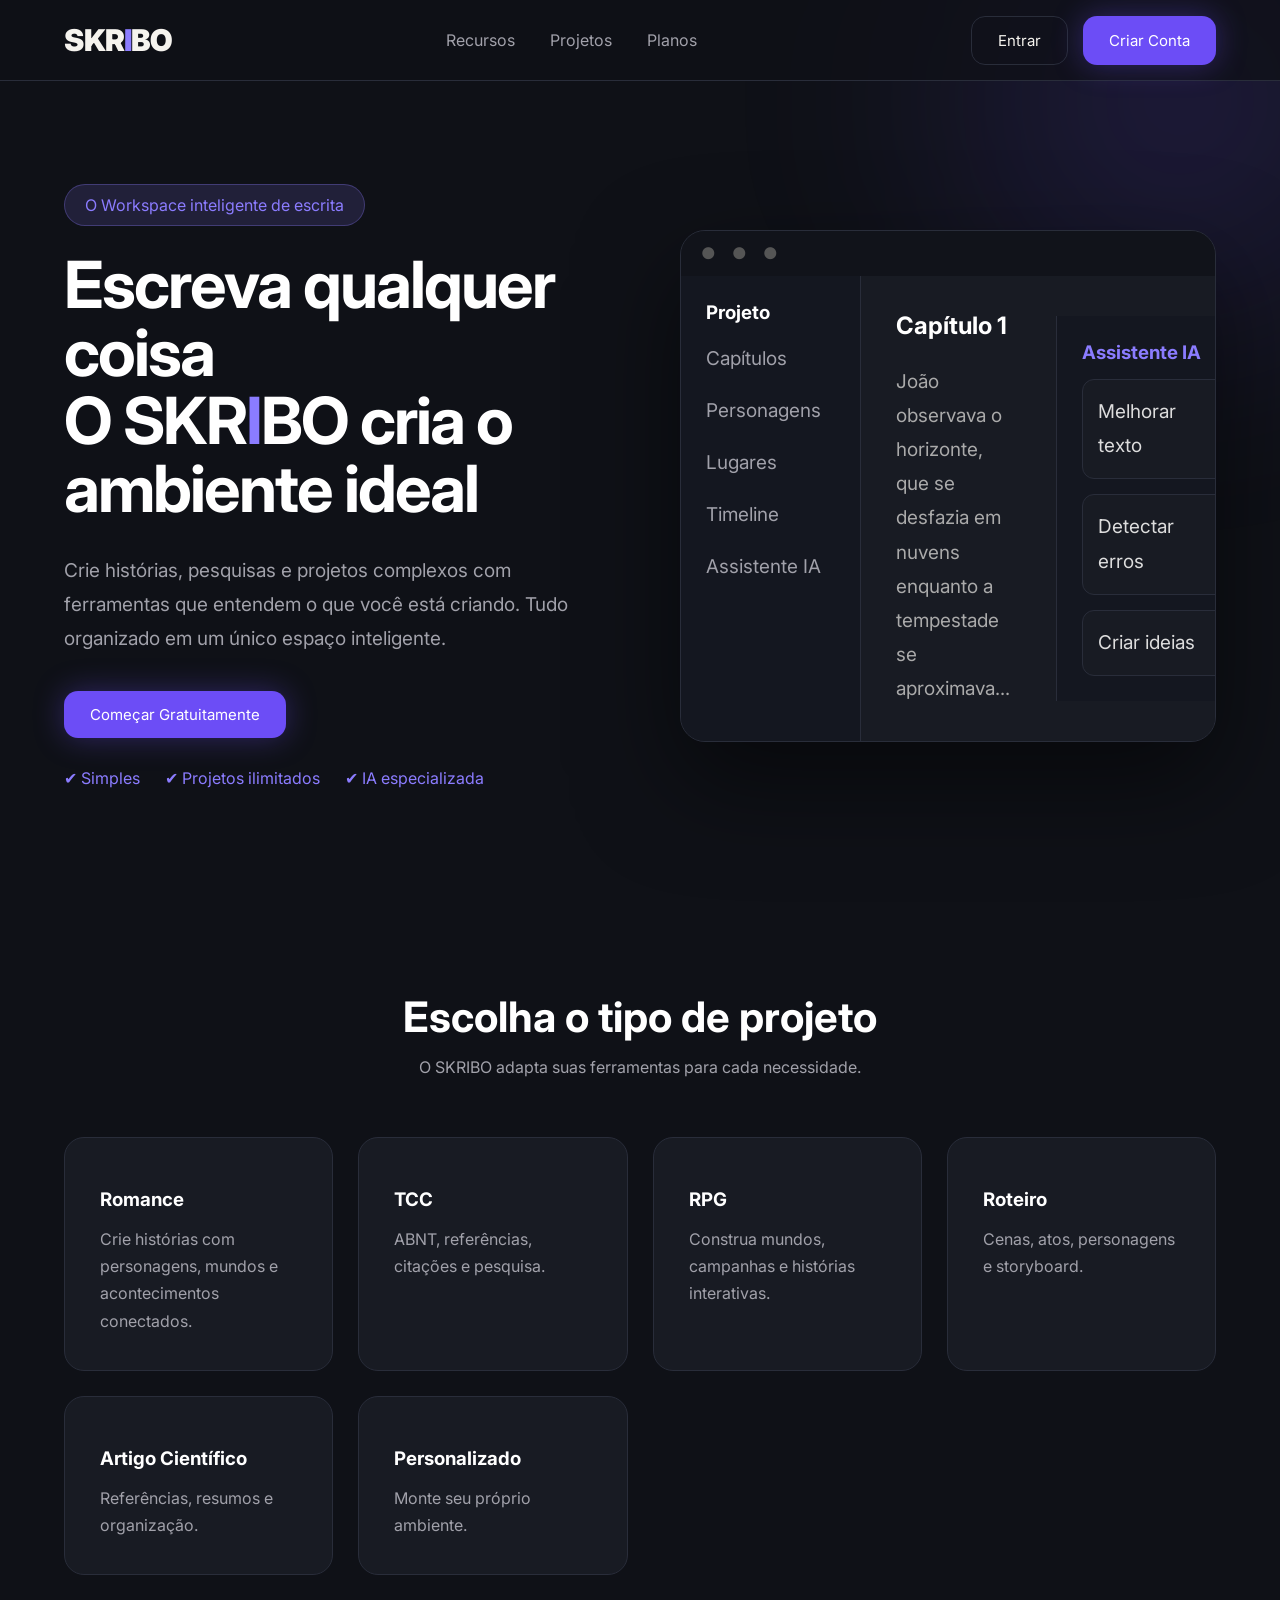
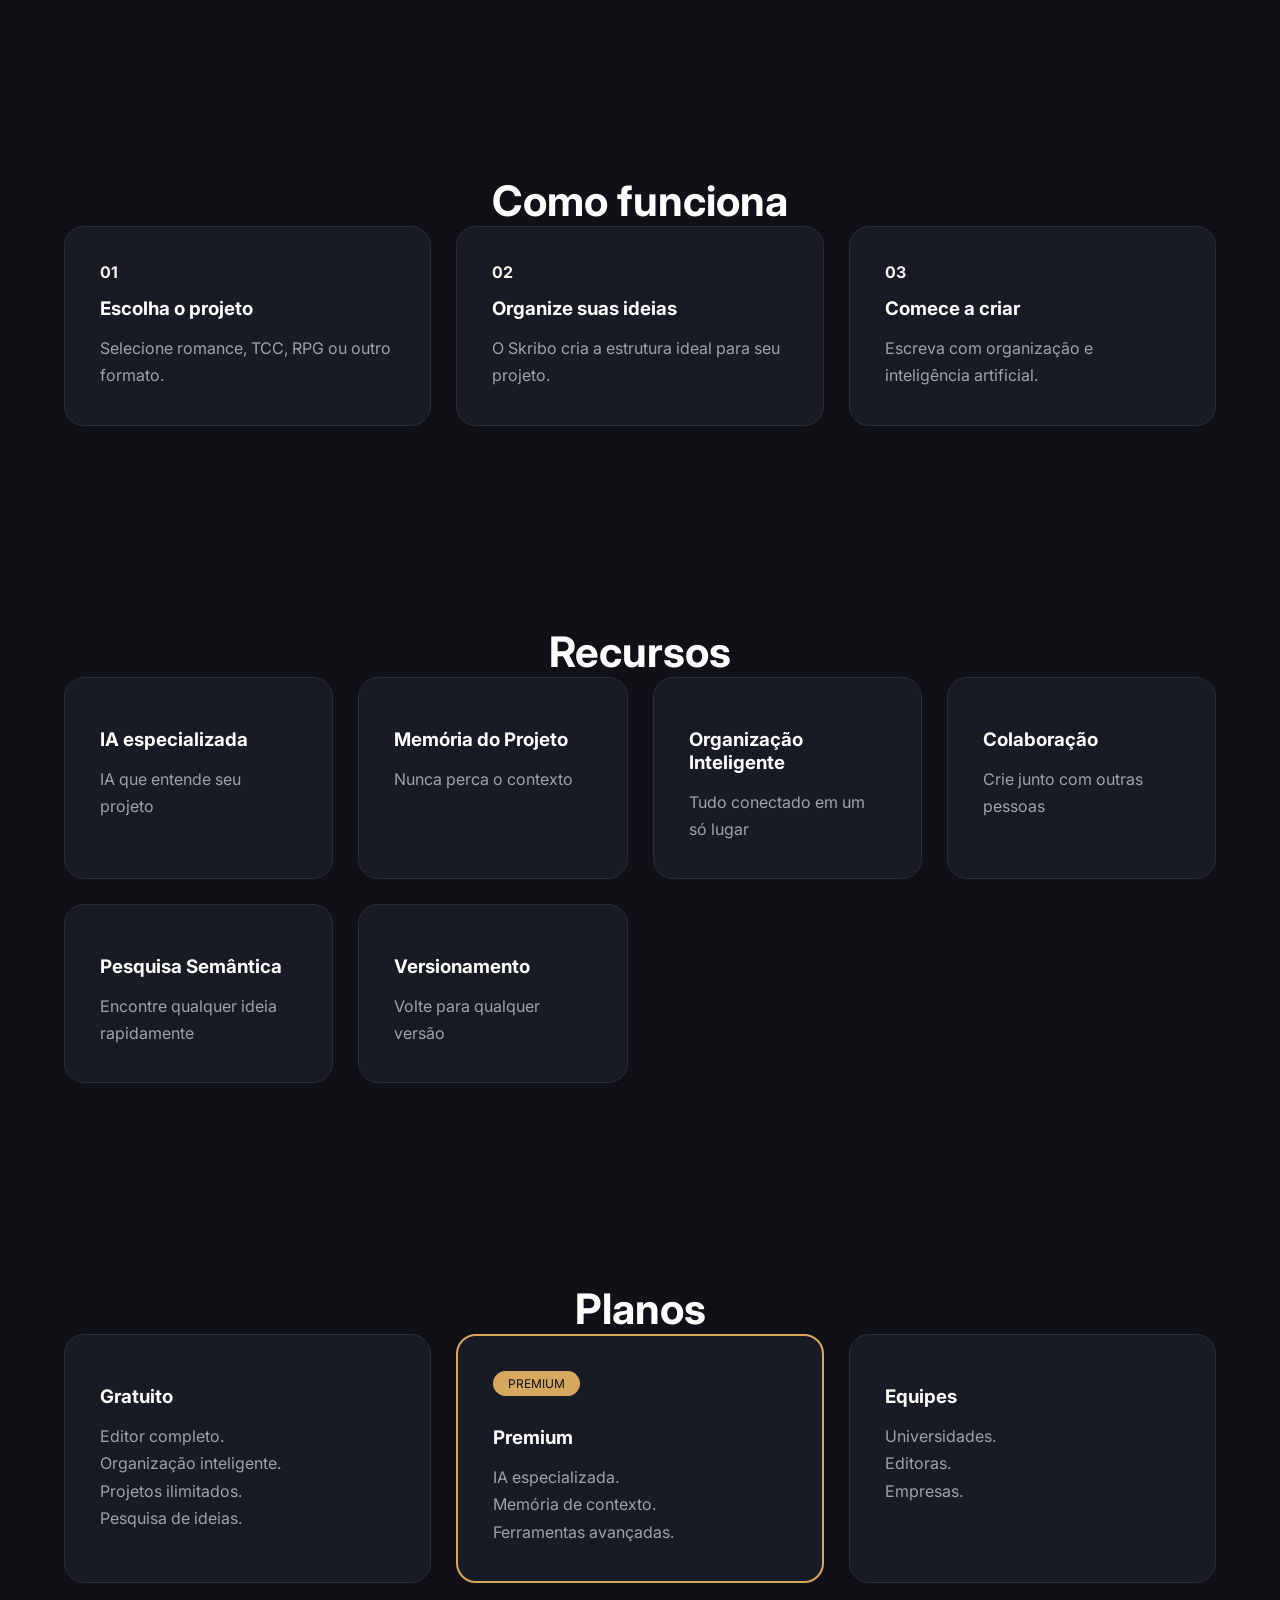
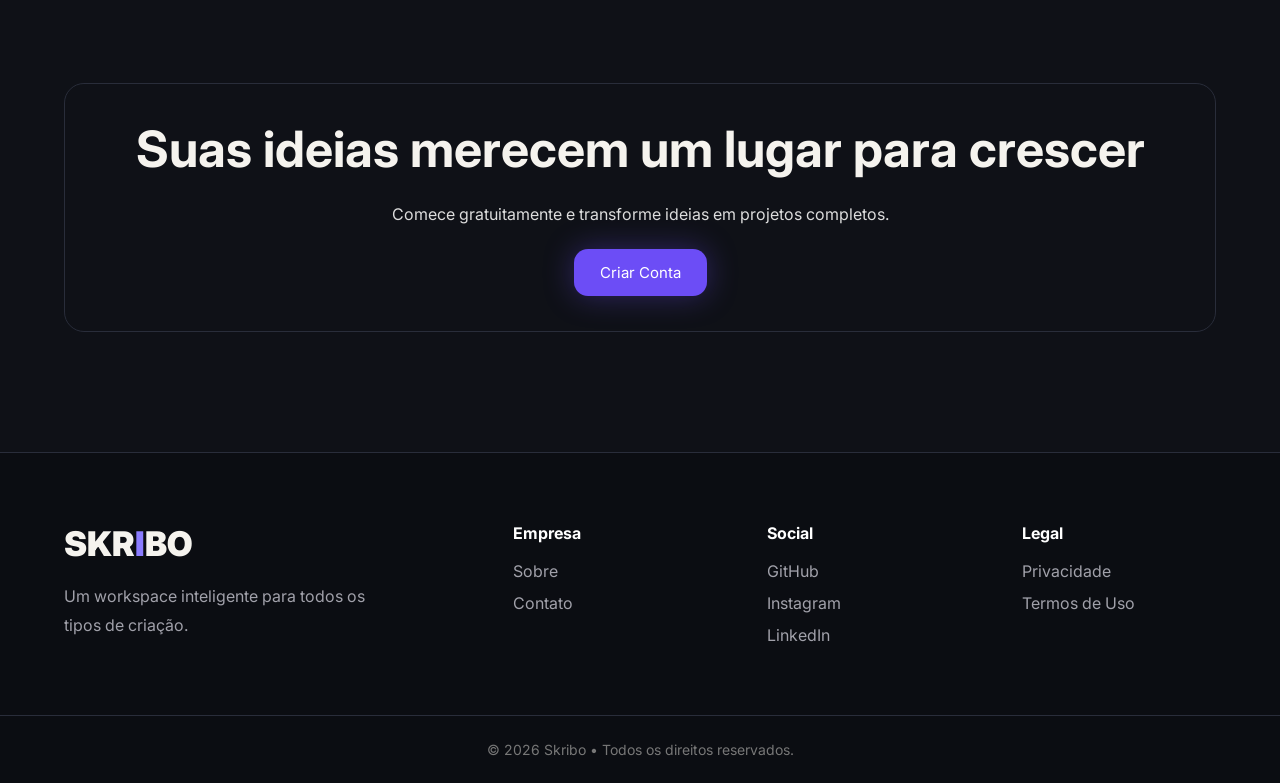
<file: index.html>
<!DOCTYPE html>
<html lang="pt-BR">

<head>
<link rel="preconnect" href="https://fonts.googleapis.com">
<link rel="preconnect" href="https://fonts.gstatic.com" crossorigin>
<link href="https://fonts.googleapis.com/css2?family=Inter:wght@100..900&display=swap" rel="stylesheet">
    <meta charset="UTF-8">
    <meta name="viewport" content="width=device-width, initial-scale=1.0">

    <link rel="stylesheet" href="style.css">

    <title>SKRIBO - Workspace Inteligente</title>

</head>


<body>
<div class="page">


<header>

<nav class="navbar">
<a href="index.html" class="logo">
    SKR<span>I</span>BO
</a>

 <ul class="menu">

    <li>
        <a href="#recursos">Recursos</a>
    </li>

    <li>
        <a href="#projetos">Projetos</a>
    </li>

    <li>
        <a href="#planos">Planos</a>
    </li>

</ul>


    <div class="nav-buttons">

        <button class="btn-outline">
            Entrar
        </button>

        <button class="btn-primary">
            Criar Conta
        </button>

    </div>


</nav>

</header>






<section class="hero">


<div class="hero-content">


<span class="tag">
    O Workspace inteligente de escrita
</span>


<h1>

Escreva qualquer coisa
<br>

O SKR<span>I</span>BO cria o ambiente ideal

</h1>


 <p>Crie histórias, pesquisas e projetos complexos
    com ferramentas que entendem o que você está criando.
    Tudo organizado em um único espaço inteligente.</p>


<div class="hero-buttons">

<button class="btn-primary">

Começar Gratuitamente

</button>





</div>



<div class="benefits">

<span>
✔ Simples
</span>
<span>
✔ Projetos ilimitados
</span>

<span>
✔ IA especializada
</span>


</div>


</div>

<div class="product-preview">


<div class="fake-window">


<div class="window-header">

● ● ●

</div>


<div class="window-content">


<aside>

<h3>
Projeto
</h3>


<p>
Capítulos
</p>

<p>
 Personagens
</p>

<p>
 Lugares
</p>

<p>
 Timeline
</p>

<p>
 Assistente IA
</p>


</aside>



<main>

<h2>
Capítulo 1
</h2>


<p>

João observava o horizonte, que se desfazia em nuvens enquanto
a tempestade se aproximava...

</p>


</main>



<section class="ai-box">


<h3>
Assistente IA
</h3>


<p>
 Melhorar texto
</p>


<p>
 Detectar erros
</p>


<p>
 Criar ideias
</p>


</section>


</div>


</div>


</div>



</section>


<section class="section" id="projetos">

<h2>

Escolha o tipo de projeto

</h2>


<p class="subtitle">

O SKRIBO adapta suas ferramentas
para cada necessidade.

</p>



<div class="cards">



<div class="card">

<div class="icon">

</div>


<h3>
Romance
</h3>


<p>

Crie histórias com personagens, mundos e acontecimentos conectados.

</p>


</div>





<div class="card">


<div class="icon">

</div>


<h3>
TCC
</h3>


<p>

ABNT, referências,
citações e pesquisa.

</p>


</div>





<div class="card">

<div class="icon">

</div>


<h3>
RPG
</h3>


<p>

Construa mundos, campanhas e histórias interativas.

</p>


</div>






<div class="card">

<div class="icon">

</div>


<h3>
Roteiro
</h3>


<p>

Cenas, atos,
personagens e storyboard.

</p>


</div>






<div class="card">

<div class="icon">

</div>


<h3>
Artigo Científico
</h3>


<p>

Referências,
resumos e organização.

</p>


</div>






<div class="card">

<div class="icon">

</div>


<h3>
Personalizado
</h3>


<p>

Monte seu próprio ambiente.

</p>


</div>


</div>


</section>







<section class="section">


<h2>
Como funciona
</h2>


<div class="cards">


<div class="card step">

<strong>
01
</strong>

<h3>
Escolha o projeto
</h3>

<p>

Selecione romance,
TCC, RPG ou outro formato.

</p>

</div>



<div class="card step">


<strong>
02
</strong>


<h3>
Organize suas ideias


</h3>


<p>

O Skribo cria a estrutura
ideal para seu projeto.

</p>


</div>



<div class="card step">

<strong>
03
</strong>


<h3>
Comece a criar
</h3>


<p>

Escreva com organização
e inteligência artificial.

</p>


</div>


</div>


</section>







<section class="section" id="recursos">


<h2>
Recursos
</h2>


<div class="cards">


<div class="card">
<h3>
IA especializada
</h3>
<p>IA que entende seu projeto</p>
</div>


<div class="card">
<h3>
Memória do Projeto
</h3>
<p>Nunca perca o contexto</p>
</div>



<div class="card">
<h3>
Organização Inteligente
</h3>
<p>Tudo conectado em um só lugar</p>
</div>



<div class="card">
<h3>
Colaboração
</h3>
<p>Crie junto com outras pessoas</p>
</div>



<div class="card">
<h3>
Pesquisa Semântica
</h3>
<p>Encontre qualquer ideia rapidamente</p>
</div>



<div class="card">
<h3>
Versionamento
</h3>
<p>Volte para qualquer versão</p>
</div>



</div>


</section>








<section class="section" id="planos">


<h2>
Planos
</h2>



<div class="cards">



<div class="card">

<h3>
Gratuito
</h3>


<p>
Editor completo. <br>
Organização inteligente. <br>
Projetos ilimitados. <br>
Pesquisa de ideias.

</p>

</div>





<div class="card premium">

<h3>
Premium
</h3>


<p>

IA especializada.
<br>
Memória de contexto.
<br>
Ferramentas avançadas.


</div>





<div class="card">

<h3>
Equipes
</h3>


<p>

Universidades.

<br>

Editoras.

<br>

Empresas.

</p>


</div>



</div>


</section>












<section class="cta">


<h2>
Suas ideias merecem um lugar para crescer
</h2>

<p>
Comece gratuitamente e transforme
ideias em projetos completos.
</p>


<button class="btn-primary">

Criar Conta

</button>



</section>







<footer>

    <div class="footer-content">

        <div class="footer-brand">

            <h2 class="footer-logo">
                SKR<span>I</span>BO
            </h2>

            <p>
                Um workspace inteligente para todos os tipos de criação.
            </p>

        </div>

        <div>

            <h3 class="footer-title">Empresa</h3>

            <div class="footer-links">
                <a href="#">Sobre</a>
                <a href="#">Contato</a>
            </div>

        </div>

        <div>

            <h3 class="footer-title">Social</h3>

            <div class="footer-links">
                <a href="#">GitHub</a>
                <a href="#">Instagram</a>
                <a href="#">LinkedIn</a>
            </div>

        </div>

        <div>

            <h3 class="footer-title">Legal</h3>

            <div class="footer-links">
                <a href="#">Privacidade</a>
                <a href="#">Termos de Uso</a>
            </div>

        </div>

    </div>

    <div class="footer-bottom">
        © 2026 Skribo • Todos os direitos reservados.
    </div>

</footer>

</div>
</body>

</html>
</file>
<file: style.css>
*{

    margin:0;
    padding:0;
    box-sizing:border-box;

    font-family:"Inter","Segoe UI",Arial,sans-serif;

}


html{

    scroll-behavior:smooth;

}


body{
    background:#0F1117;
    color:#F5F3EE;
    overflow-x:hidden;
    position:relative;
}
:root{

    --bg:#0F1117;

    --surface:#181B23;

    --surface-light:#20242F;

    --border:#292D3A;


    --primary:#8B7CFF;

    --primary-dark:#6C4DF6;


    --gold:#D6A85F;


    --text:#F5F3EE;

    --muted:#A1A1AA;


}

header{

    background:rgba(15,17,23,.75);

    backdrop-filter:blur(15px);

    position:sticky;

    top:0;

    z-index:100;

    border-bottom:1px solid var(--border);

}



.navbar{


    width:1200px;

    max-width:90%;


    height:80px;


    margin:auto;


    display:flex;

    align-items:center;

    justify-content:space-between;


}



.logo{

    font-size:30px;
    font-weight:900;
    letter-spacing:-1px;

    color:var(--text);

    cursor:pointer;

    transition:.3s;
    text-decoration: none;
}

.logo span{

    color:var(--primary);

    transition:.3s;

}




.menu{

    display:flex;
    gap:35px;
    list-style:none;
    color:var(--muted);

}


.menu li{

    transition:
        color .3s ease,
        transform .3s ease;

}


.menu a{

    text-decoration:none;
    color:inherit;

}


.menu li:hover{

    color:var(--primary);

    transform:translateY(-3px);

}


html{

    scroll-behavior:smooth;

}

.nav-buttons{

    display:flex;

    gap:15px;

}


.logo:hover{

    transform:translateY(-2px);

}

.logo:hover span{

    color:#A99BFF;

    text-shadow:
        0 0 8px rgba(139,124,255,.6),
        0 0 20px rgba(139,124,255,.4);

}
button{


    padding:14px 26px;


    border-radius:14px;


    cursor:pointer;


    font-size:15px;


    transition:.3s;


}



.btn-primary{


    border:none;


    background:var(--primary-dark);


    color:white;


    box-shadow:

    0 0 30px rgba(108,77,246,.35);


}



.btn-primary:hover{


    background:var(--primary);


    transform:translateY(-3px);


}



.btn-outline{


    background:transparent;


    border:1px solid var(--border);


    color:var(--text);


}



.btn-outline:hover{

    border-color:var(--primary);
    color:var(--primary);
    transform:translateY(-3px);

}
section{


    width:1200px;


    max-width:90%;


    margin:auto;


    padding:100px 0;


}


.hero{


    min-height:90vh;


    display:grid;


    grid-template-columns:1fr 1fr;


    gap:80px;


    align-items:center;


}
.hero-content span{

    color:var(--primary);

    transition:.3s;

}


.tag{


    display:inline-block;


    background:

    rgba(139,124,255,.15);


    color:var(--primary);


    border:1px solid rgba(139,124,255,.3);


    padding:10px 20px;


    border-radius:50px;


    margin-bottom:25px;
     transition:.3s;


}
.tag:hover{
       border-color:var(--primary);
    color:var(--primary);
    transform:translateY(-3px);

}


.hero h1{


    font-size:65px;


    line-height:1.05;


    letter-spacing:-2px;


    color:white;


}



.hero p{


    margin-top:30px;


    color:var(--muted);


    font-size:19px;


    line-height:1.8;


}



.hero-buttons{


    margin-top:35px;


    display:flex;


    gap:15px;


}



.benefits{


    display:flex;


    gap:25px;


    margin-top:30px;


    color:#999;


}

.product-preview{

    background:var(--surface);
    border-radius:25px;
    overflow:hidden;
    border:1px solid var(--border);
    box-shadow:0 40px 100px rgba(0,0,0,.5);

    animation:
        rightReveal 1s ease,
        float 5s ease-in-out infinite 1s;

}



.fake-window{


    background:var(--surface);

}



.window-header{


    height:45px;


    background:#11131A;


    padding:12px 20px;


    color:#555;


    letter-spacing:6px;


}



.window-content{


    display:grid;


    grid-template-columns:180px 1fr 220px;


    min-height:430px;


}

.window-content aside{


    background:#141720;


    border-right:1px solid var(--border);


    padding:25px;


}



.window-content aside h3{


    color:white;


}



.window-content aside p{


    margin-top:18px;


    color:var(--muted);


}

.window-content main{


    padding:35px;


}



.window-content main h2{


    color:white;


}



.window-content main p{


    margin-top:25px;


    color:#AAA;


    line-height:1.8;


}

.ai-box{


    background:#141720;


    border-left:1px solid var(--border);


    padding:25px;


}



.ai-box h3{


    color:var(--primary);


}



.ai-box p{


    background:#181B23;


    border:1px solid var(--border);


    padding:15px;


    border-radius:12px;


    margin-top:15px;


    color:#ddd;


}

.section h2{


    text-align:center;


    font-size:42px;


    color:white;


}



.subtitle{


    text-align:center;


    color:var(--muted);


    margin-top:15px;


    margin-bottom:60px;


}

.cards{


    display:grid;


    grid-template-columns:repeat(auto-fit,minmax(260px,1fr));


    gap:25px;


}



.card{
    position:relative;
    background:#181B23;
    border:1px solid var(--border);
    border-radius:20px;
    padding:35px;
    transition:.35s;
}

.card:hover{

    transform:translateY(-8px);

    border-color:#6C4DF6;

    box-shadow:
        0 0 30px rgba(108,77,246,.35),
        0 0 70px rgba(108,77,246,.15),
        0 25px 60px rgba(0,0,0,.45);

}



.card h3{


    color:white;


    margin:15px 0;


}



.card p{


    color:var(--muted);


    line-height:1.7;


}



.icon{


    font-size:45px;


}
.premium{


    border:2px solid var(--gold);


}



.premium::before{


    content:"PREMIUM";


    display:inline-block;


    background:var(--gold);


    color:#111;


    padding:5px 15px;


    border-radius:20px;


    font-size:12px;


    margin-bottom:15px;


}
.cta{




    text-align:center;


   

  border:1px solid var(--border);
    border-radius:20px;
    padding:35px;
    transition:.35s;
}

.cta:hover{

    transform:translateY(-8px);

    border-color:#6C4DF6;

    box-shadow:
        0 0 30px rgba(108,77,246,.35),
        0 0 70px rgba(108,77,246,.15),
        0 25px 60px rgba(0,0,0,.45);

}




.cta h2{


    font-size:50px;


}



.cta p{


    color:#ddd;


    margin:25px 0;


}

footer{

    margin-top:120px;

    border-top:1px solid var(--border);

    background:#0b0d12;

}

.footer-content{

    width:1200px;
    max-width:90%;

    margin:auto;

    padding:70px 0;

    display:grid;

    grid-template-columns:2fr 1fr 1fr 1fr;

    gap:60px;

}

.footer-logo{

    font-size:34px;
    font-weight:900;
    margin-bottom:18px;

}

.footer-logo span{

    color:var(--primary);

}

.footer-brand p{

    color:var(--muted);

    line-height:1.8;

    max-width:320px;

}

.footer-title{

    font-size:16px;

    margin-bottom:18px;

    color:white;

}

.footer-links{

    display:flex;

    flex-direction:column;

    gap:12px;

}

.footer-links a{

    color:var(--muted);

    text-decoration:none;

    transition:.25s;

}

.footer-links a:hover{

    color:var(--primary);

    transform:translateX(6px);

}

.footer-bottom{

    border-top:1px solid var(--border);

    text-align:center;

    padding:25px;

    color:#777;

    font-size:14px;

}


@media(max-width:1000px){


.hero{


    grid-template-columns:1fr;


}



.hero h1{


    font-size:45px;


}



.menu{


    display:none;


}



.window-content{


    grid-template-columns:1fr;


}



.window-content aside,
.ai-box{


    display:none;


}



.footer-content{


    grid-template-columns:1fr;


}


}



.page{

    opacity:0;

    transform:translateY(25px);

    filter:blur(10px);

    animation:pageReveal .9s cubic-bezier(.22,1,.36,1) forwards;

}

@keyframes pageReveal{

    to{

        opacity:1;

        transform:translateY(0);

        filter:blur(0);

    }

}


body::before{

    content:"";

    position:fixed;

    width:700px;
    height:700px;

    right:-250px;
    top:-250px;

    background:
    radial-gradient(circle,
    rgba(108,77,246,.18),
    transparent 70%);

    filter:blur(80px);

    animation:bgFloat 8s ease-in-out infinite alternate;

    pointer-events:none;

    z-index:-1;

}

@keyframes bgFloat{

    from{

        transform:translateY(0) scale(1);

    }

    to{

        transform:translateY(70px) scale(1.2);

    }

}


.hero-content{

    animation:leftReveal .9s ease;

}

@keyframes leftReveal{

    from{

        opacity:0;

        transform:translateX(-40px);

        filter:blur(10px);

    }

    to{

        opacity:1;

        transform:none;

        filter:blur(0);

    }

}




@keyframes rightReveal{

    from{

        opacity:0;

        transform:translateX(60px) scale(.95);

    }

    to{

        opacity:1;

        transform:none;

    }

}




@keyframes float{

    0%{

        transform:translateY(0);

    }

    50%{

        transform:translateY(-10px);

    }

    100%{

        transform:translateY(0);

    }

}


.btn-primary{

    position:relative;

    overflow:hidden;

}

.btn-primary::before{

    content:"";

    position:absolute;

    left:-120%;
    top:0;

    width:70%;
    height:100%;

    background:

    linear-gradient(

        90deg,

        transparent,

        rgba(255,255,255,.4),

        transparent

    );

    transform:skewX(-25deg);

}

.btn-primary:hover::before{

    left:170%;

    transition:.8s;

}


.card{

    transition:

        transform .35s,

        box-shadow .35s,

        border-color .35s;

}

.card:hover{

    transform:

        translateY(-10px)

        scale(1.02);

}
</file>
